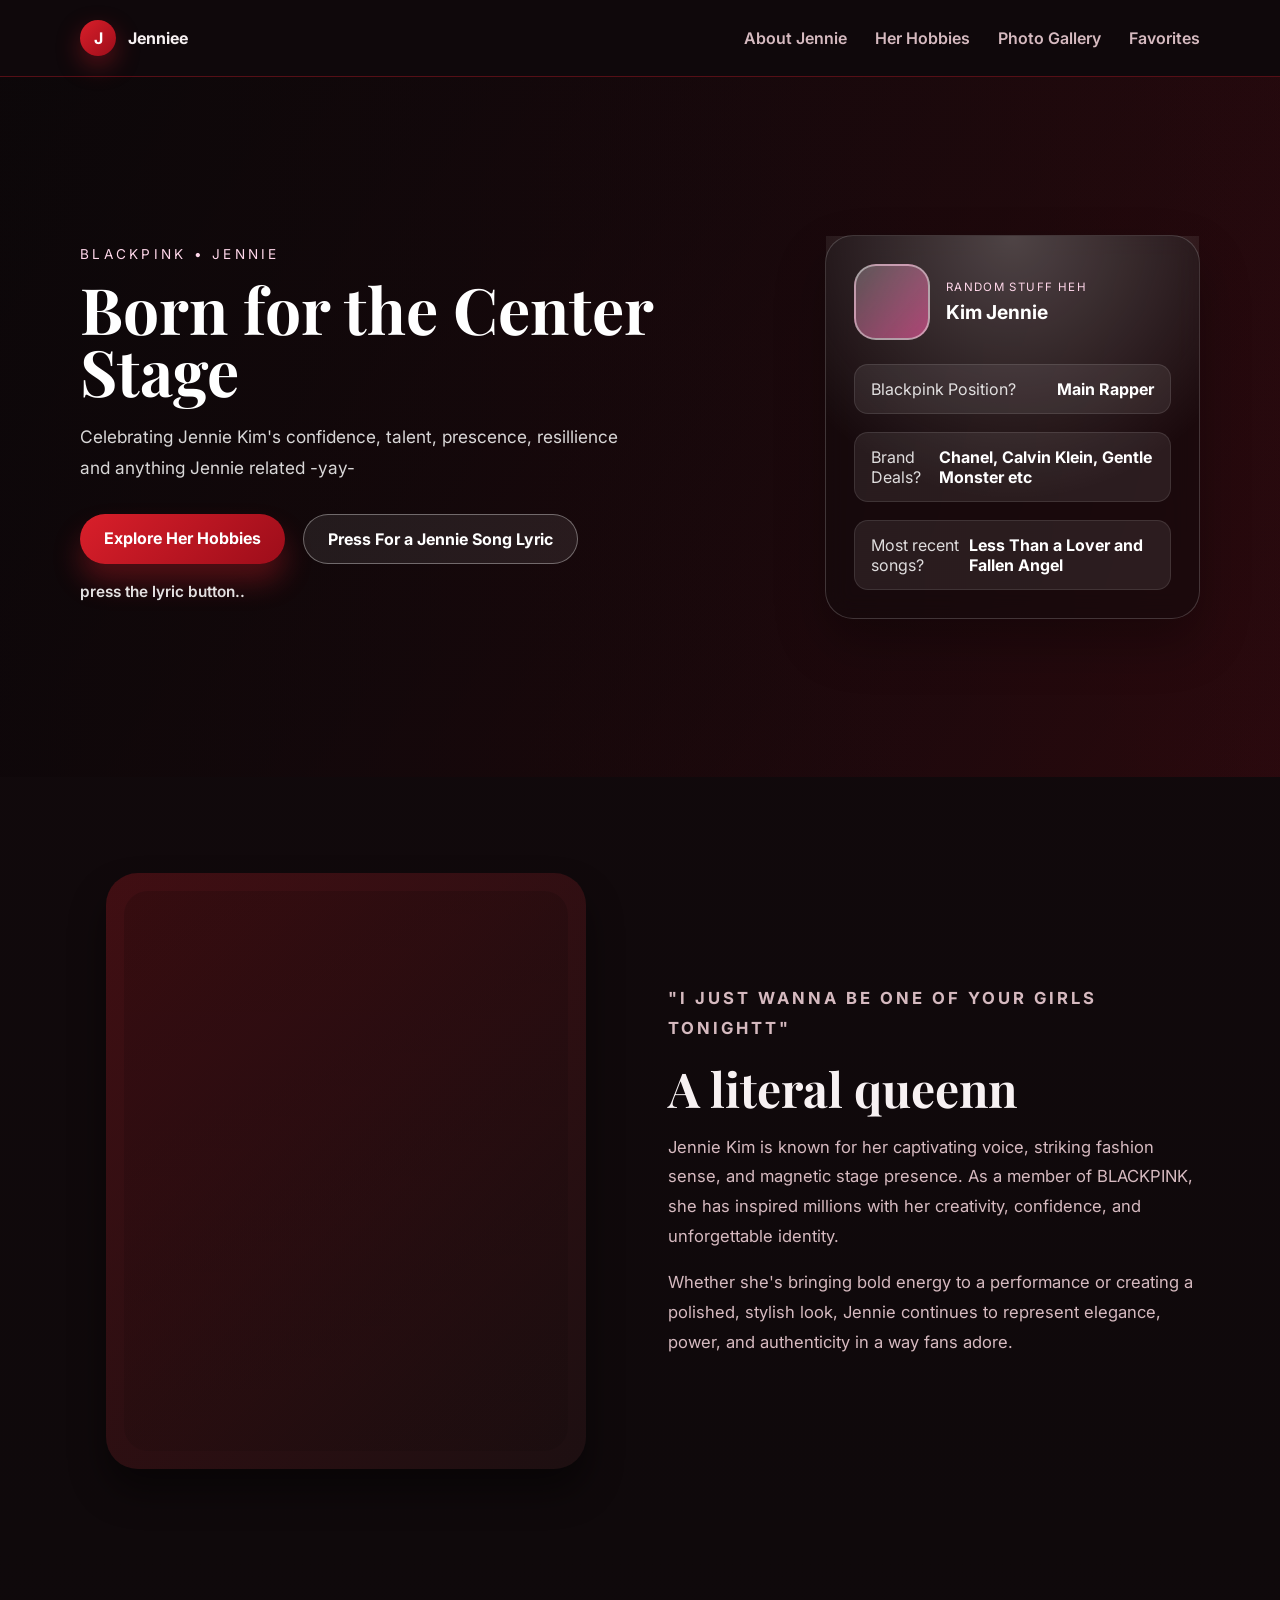
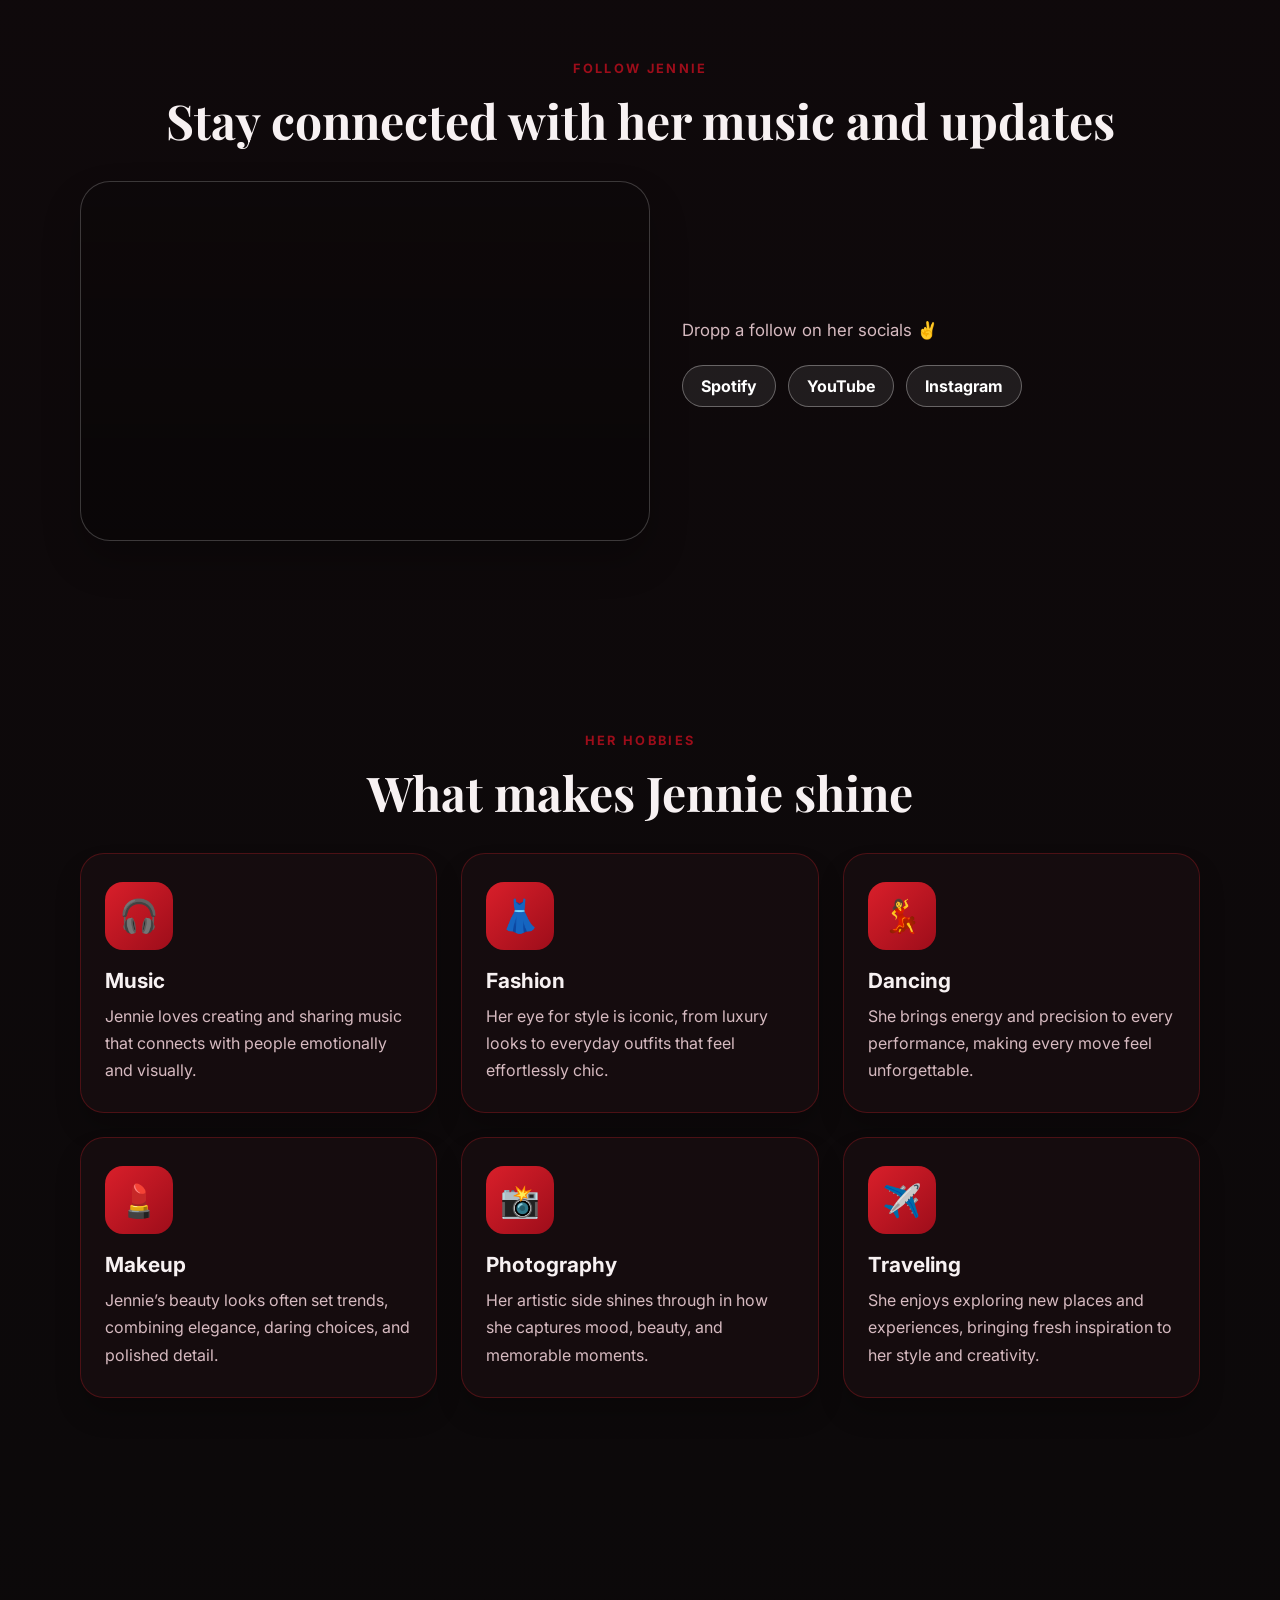
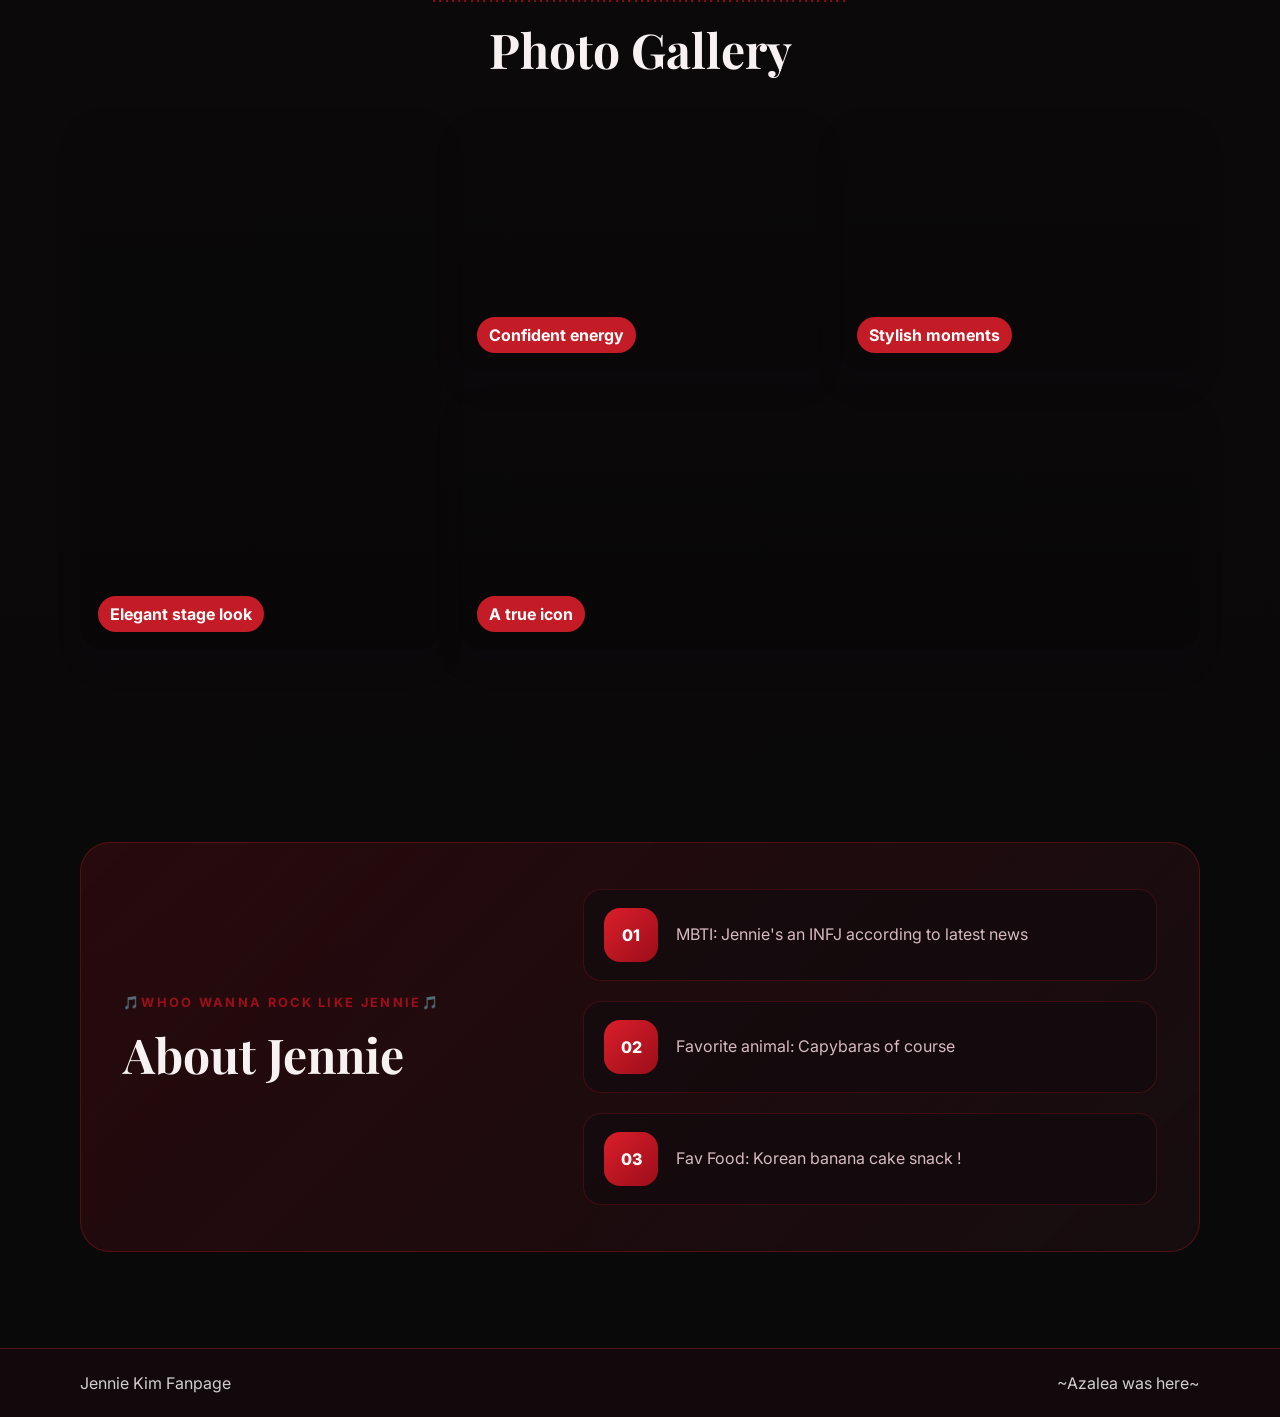
<file: web1/index.html>
<!DOCTYPE html>
<html lang="en">
  <head>
    <meta charset="UTF-8" />
    <meta name="viewport" content="width=device-width, initial-scale=1.0" />
    <title>Jennie-A Fanpage for the Chanel Princess</title>
    <meta
      name="description"
      content="A Blackpink Jennie fanpage celebrating her style, music, and hobbies."
    />
    <link rel="preconnect" href="https://fonts.googleapis.com" />
    <link rel="preconnect" href="https://fonts.gstatic.com" crossorigin />
    <link
      href="https://fonts.googleapis.com/css2?family=Playfair+Display:wght@600;700;800&family=Inter:wght@400;500;600;700&display=swap"
      rel="stylesheet"
    />
    <link rel="stylesheet" href="style.css" />
  </head>
  <body>
    <header class="site-header">
      <nav class="navbar container">
        <div class="brand">
          <span class="brand-mark">J</span>
          <span>Jenniee</span>
        </div>
        <div class="nav-links">
          <a href="#about">About Jennie</a>
          <a href="#hobbies">Her Hobbies</a>
          <a href="#gallery">Photo Gallery</a>
          <a href="#favorites">Favorites</a>
        </div>
      </nav>
    </header>

    <main>
      <section class="hero">
        <div class="hero-overlay"></div>
        <div class="container hero-content">
          <div class="hero-text">
            <p class="eyebrow">BLACKPINK • Jennie</p>
            <h1>Born for the Center Stage</h1>
            <p class="lead">
              Celebrating Jennie Kim's confidence, talent, prescence, resillience and anything Jennie related -yay-
            </p>
            <div class="hero-actions">
              <a class="primary-btn" href="#hobbies">Explore Her Hobbies</a>
              <button class="secondary-btn" id="show-quote">Press For a Jennie Song Lyric</button>
            </div>
            <p class="quote-output" id="quote-output" aria-live="polite">
              press the lyric button..
            </p>
          </div>
          <div class="hero-card">
            <div class="card-glow"></div>
            <div class="mini-profile">
              <div class="profile-image"></div>
              <div>
                <p class="label">Random stuff heh</p>
                <h3>Kim Jennie</h3>
              </div>
            </div>
            <ul class="stats-list">
              <li>
                <span>Blackpink Position?</span>
                <strong>Main Rapper</strong>
              </li>
              <li>
                <span>Brand Deals?</span>
                <strong>Chanel, Calvin Klein, Gentle Monster etc</strong>
              </li>
              <li>
                <span>Most recent songs?</span>
                <strong>Less Than a Lover and Fallen Angel</strong>
              </li>
            </ul>
          </div>
        </div>
      </section>

      <section class="about section" id="about">
        <div class="container two-column">
          <div class="image-panel">
            <div class="portrait-card">
              <div class="portrait-image"></div>
            </div>
          </div>
          <div class="text-panel">
            <p class="section-tag">"I just wanna be one of your girls tonightt"</p>
            <h2>A literal queenn</h2>
            <p>
              Jennie Kim is known for her captivating voice, striking fashion sense,
              and magnetic stage presence. As a member of BLACKPINK, she has
              inspired millions with her creativity, confidence, and unforgettable
              identity.
            </p>
            <p>
              Whether she's bringing bold energy to a performance or creating a
              polished, stylish look, Jennie continues to represent elegance,
              power, and authenticity in a way fans adore.
            </p>
          </div>
        </div>
      </section>

      <section class="social section" id="social">
        <div class="container">
          <p class="section-tag center">Follow Jennie</p>
          <h2 class="section-title center">Stay connected with her music and updates</h2>

          <div class="social-layout">
            <div
              class="social-photo"
              role="img"
              aria-label="Jennie at an awards event holding an award trophy"
            ></div>

            <div class="social-stack">
              <p class="social-note">
                Dropp a follow on her socials ✌️
              </p>
              <div class="social-links" aria-label="Jennie social links">
                <a
                  class="social-btn"
                  href="https://open.spotify.com/artist/63tH0hQNNrQqlPFvC8iH4g"
                  target="_blank"
                  rel="noreferrer"
                  >Spotify</a
                >
                <a
                  class="social-btn"
                  href="https://www.youtube.com/@jennie_official"
                  target="_blank"
                  rel="noreferrer"
                  >YouTube</a
                >
                <a
                  class="social-btn"
                  href="https://www.instagram.com/jennie/"
                  target="_blank"
                  rel="noreferrer"
                  >Instagram</a
                >
              </div>
            </div>
          </div>
        </div>
      </section>

      <section class="hobbies section" id="hobbies">
        <div class="container">
          <p class="section-tag center">Her Hobbies</p>
          <h2 class="section-title center">What makes Jennie shine</h2>
          <div class="card-grid">
            <article class="hobby-card">
              <div class="icon">🎧</div>
              <h3>Music</h3>
              <p>
                Jennie loves creating and sharing music that connects with people
                emotionally and visually.
              </p>
            </article>
            <article class="hobby-card">
              <div class="icon">👗</div>
              <h3>Fashion</h3>
              <p>
                Her eye for style is iconic, from luxury looks to everyday outfits
                that feel effortlessly chic.
              </p>
            </article>
            <article class="hobby-card">
              <div class="icon">💃</div>
              <h3>Dancing</h3>
              <p>
                She brings energy and precision to every performance, making every
                move feel unforgettable.
              </p>
            </article>
            <article class="hobby-card">
              <div class="icon">💄</div>
              <h3>Makeup</h3>
              <p>
                Jennie’s beauty looks often set trends, combining elegance, daring
                choices, and polished detail.
              </p>
            </article>
            <article class="hobby-card">
              <div class="icon">📸</div>
              <h3>Photography</h3>
              <p>
                Her artistic side shines through in how she captures mood, beauty,
                and memorable moments.
              </p>
            </article>
            <article class="hobby-card">
              <div class="icon">✈️</div>
              <h3>Traveling</h3>
              <p>
                She enjoys exploring new places and experiences, bringing fresh
                inspiration to her style and creativity.
              </p>
            </article>
          </div>
        </div>
      </section>

      <section class="gallery section" id="gallery">
        <div class="container">
          <p class="section-tag center">..................................................................</p>
          <h2 class="section-title center">Photo Gallery</h2>
          <div class="gallery-grid">
            <div class="gallery-item tall">
              <div class="gallery-image img-one"></div>
              <div class="gallery-label">Elegant stage look</div>
            </div>
            <div class="gallery-item">
              <div class="gallery-image img-two"></div>
              <div class="gallery-label">Confident energy</div>
            </div>
            <div class="gallery-item">
              <div class="gallery-image img-three"></div>
              <div class="gallery-label">Stylish moments</div>
            </div>
            <div class="gallery-item wide">
              <div class="gallery-image img-four"></div>
              <div class="gallery-label">A true icon</div>
            </div>
          </div>
        </div>
      </section>

      <section class="favorites section" id="favorites">
        <div class="container favorites-box">
          <div class="favorites-copy">
            <p class="section-tag">🎵Whoo wanna rock like jennie🎵</p>
            <h2>About Jennie</h2>
          </div>
          <div class="favorite-list">
            <div>
              <span>01</span>
              <p>MBTI: Jennie's an INFJ according to latest news</p>
            </div>
            <div>
              <span>02</span>
              <p>Favorite animal: Capybaras of course</p>
            </div>
            <div>
              <span>03</span>
              <p>Fav Food: Korean banana cake snack !</p>
            </div>
          </div>
        </div>
      </section>
    </main>

    <footer class="site-footer">
      <div class="container footer-content">
        <p>Jennie Kim Fanpage</p>
        <p>~Azalea was here~</p>
      </div>
    </footer>

    <script src="script.js"></script>
  </body>
</html>
</file>
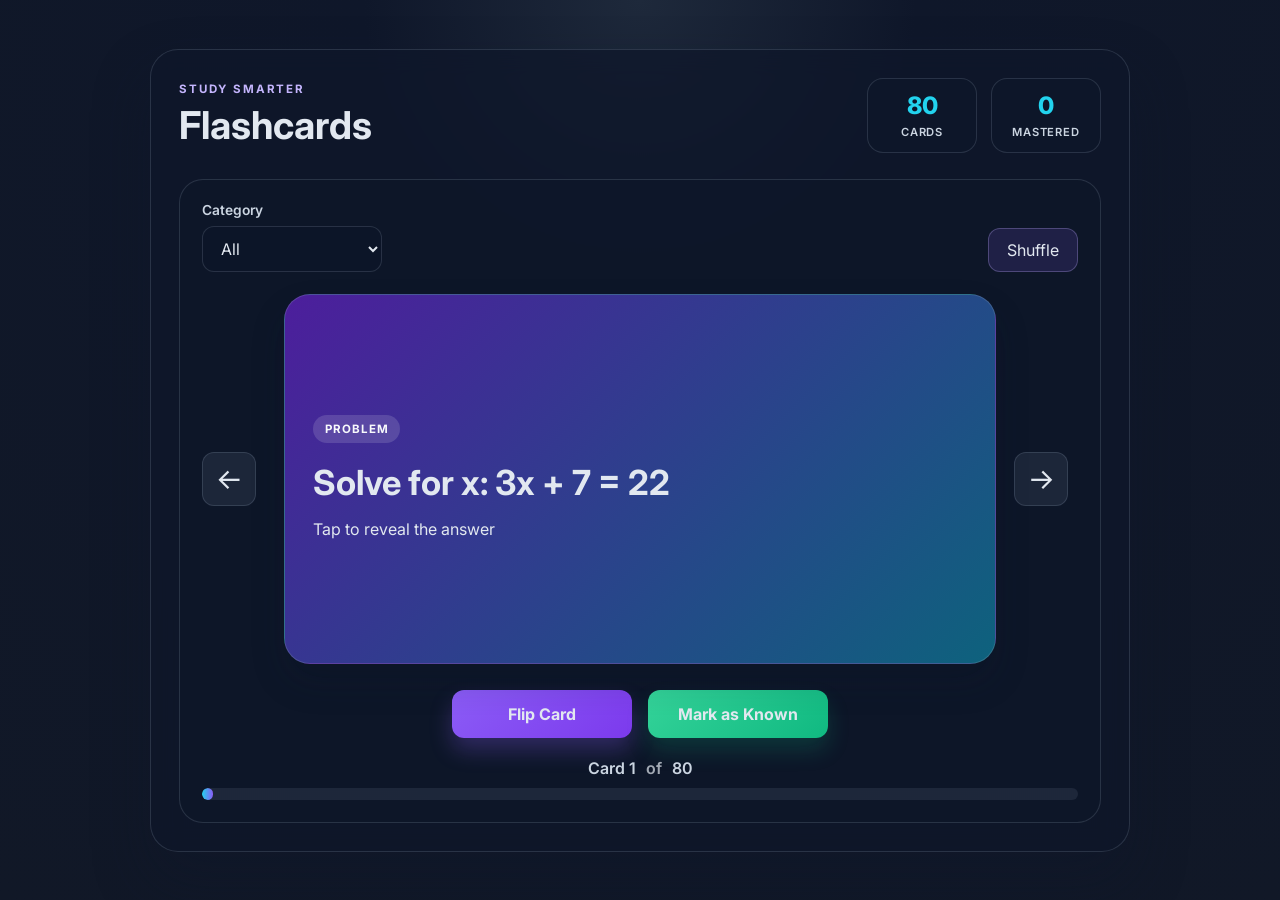
<file: web2/index.html>
<!DOCTYPE html>
<html lang="en">
  <head>
    <meta charset="UTF-8" />
    <meta name="viewport" content="width=device-width, initial-scale=1.0" />
    <title>Study Spark Flashcards</title>
    <link rel="preconnect" href="https://fonts.googleapis.com" />
    <link rel="preconnect" href="https://fonts.gstatic.com" crossorigin />
    <link href="https://fonts.googleapis.com/css2?family=Inter:wght@400;500;600;700;800&display=swap" rel="stylesheet" />
    <link rel="stylesheet" href="style.css" />
  </head>
  <body>
    <div class="app-shell">
      <header class="topbar">
        <div>
          <p class="eyebrow">Study smarter</p>
          <h1>Flashcards</h1>
        </div>

        <div class="stats" aria-label="Study statistics">
          <div class="stat-box">
            <span id="card-count">0</span>
            <label>Cards</label>
          </div>
          <div class="stat-box">
            <span id="mastered-count">0</span>
            <label>Mastered</label>
          </div>
        </div>
      </header>

      <main class="study-panel">
        <section class="toolbar" aria-label="Flashcard controls">
          <div class="control-group">
            <label for="category-filter">Category</label>
            <select id="category-filter">
              <option value="all">All</option>
            </select>
          </div>

          <button id="shuffle-btn" class="ghost-btn" type="button">Shuffle</button>
        </section>

        <div class="flashcard-wrapper">
          <button id="prev-btn" class="nav-btn" type="button" aria-label="Previous card">←</button>

          <div id="flashcard" class="flashcard" tabindex="0" role="button" aria-label="Flashcard">
            <div class="flashcard-inner">
              <div class="flashcard-face flashcard-front">
                <span class="badge" id="front-badge">Problem</span>
                <h2 id="card-term">Load card</h2>
                <p id="card-hint">Tap to reveal the answer</p>
              </div>

              <div class="flashcard-face flashcard-back">
                <span class="badge accent" id="back-badge">Answer</span>
                <h3 id="card-definition">Answer</h3>
                <p class="example-label">Work</p>
                <p id="card-example">Example work</p>
              </div>
            </div>
          </div>

          <button id="next-btn" class="nav-btn" type="button" aria-label="Next card">→</button>
        </div>

        <div class="actions">
          <button id="flip-btn" type="button">Flip Card</button>
          <button id="known-btn" class="secondary-btn" type="button">Mark as Known</button>
        </div>

        <div class="progress-wrap" aria-live="polite">
          <div class="progress-header">
            <p>
              Card <span id="card-position">1</span>
              <span class="of-text">of</span>
              <span id="card-total">0</span>
            </p>
          </div>
          <div class="progress-bar" aria-hidden="true">
            <span id="progress-fill"></span>
          </div>
        </div>
      </main>
    </div>

    <script src="script.js"></script>
  </body>
</html>
</file>
<file: web1/style.css>
:root {
  --bg: #0d0d0f;
  --bg-strong: #160709;
  --pink: #d91f2a;
  --pink-dark: #9d0d1a;
  --pink-soft: #f5c3ca;
  --white: #ffffff;
  --text: #f7f1f2;
  --muted: #d6bac0;
  --shadow: rgba(0, 0, 0, 0.45);
}

* {
  box-sizing: border-box;
  margin: 0;
  padding: 0;
}

html {
  scroll-behavior: smooth;
}

body {
  font-family: "Inter", sans-serif;
  background: linear-gradient(180deg, #12090c 0%, #090909 100%);
  color: var(--text);
}

a {
  color: inherit;
  text-decoration: none;
}

button {
  font: inherit;
}

.container {
  width: min(1120px, calc(100% - 32px));
  margin: 0 auto;
}

.section {
  padding: 96px 0;
}

.section-tag {
  color: var(--pink-dark);
  font-size: 0.8rem;
  font-weight: 700;
  letter-spacing: 0.18em;
  text-transform: uppercase;
  margin-bottom: 18px;
}

.section-title,
.about h2,
.favorites-copy h2 {
  font-family: "Playfair Display", serif;
  font-size: clamp(2rem, 4vw, 3rem);
  line-height: 1.1;
  margin-bottom: 18px;
}

.center {
  text-align: center;
}

.site-header {
  position: sticky;
  top: 0;
  z-index: 10;
  backdrop-filter: blur(14px);
  background: rgba(16, 9, 12, 0.86);
  border-bottom: 1px solid rgba(217, 31, 42, 0.35);
}

.navbar {
  display: flex;
  align-items: center;
  justify-content: space-between;
  min-height: 76px;
}

.brand {
  display: flex;
  align-items: center;
  gap: 12px;
  font-weight: 700;
}

.brand-mark {
  width: 36px;
  height: 36px;
  display: grid;
  place-items: center;
  border-radius: 50%;
  background: linear-gradient(135deg, var(--pink), var(--pink-dark));
  color: white;
  box-shadow: 0 10px 25px rgba(217, 31, 42, 0.35);
}

.nav-links {
  display: flex;
  gap: 28px;
  color: var(--muted);
  font-weight: 600;
}

.nav-links a {
  position: relative;
}

.nav-links a::after {
  content: "";
  position: absolute;
  left: 0;
  bottom: -8px;
  width: 100%;
  height: 2px;
  background: var(--pink);
  transform: scaleX(0);
  transform-origin: center;
  transition: transform 0.25s ease;
}

.nav-links a:hover::after {
  transform: scaleX(1);
}

.hero {
  position: relative;
  overflow: hidden;
  background:
    linear-gradient(120deg, rgba(17, 10, 12, 0.72), rgba(157, 13, 26, 0.24)),
    url("https://upload.wikimedia.org/wikipedia/commons/a/a9/Jennie_Kim_2024_%28facecrop%29.png") center 18% / cover no-repeat;
  min-height: 700px;
  display: flex;
  align-items: center;
}

.hero-overlay {
  position: absolute;
  inset: 0;
  background: linear-gradient(90deg, rgba(10, 6, 8, 0.7), rgba(10, 6, 8, 0.2));
}

.hero-content {
  position: relative;
  display: grid;
  grid-template-columns: 1.3fr 0.7fr;
  gap: 48px;
  align-items: center;
  padding: 80px 0;
}

.hero-text {
  color: var(--white);
  max-width: 660px;
}

.eyebrow {
  font-size: 0.85rem;
  letter-spacing: 0.24em;
  text-transform: uppercase;
  color: #ffd7ea;
  margin-bottom: 16px;
}

.hero h1 {
  font-family: "Playfair Display", serif;
  font-size: clamp(2.8rem, 5vw, 5rem);
  line-height: 0.96;
  margin-bottom: 20px;
}

.lead {
  font-size: 1.08rem;
  line-height: 1.8;
  color: rgba(255, 255, 255, 0.84);
  max-width: 560px;
}

.hero-actions {
  margin-top: 30px;
  display: flex;
  flex-wrap: wrap;
  gap: 18px;
}

.social-layout {
  margin-top: 34px;
  display: grid;
  grid-template-columns: 1.1fr 1fr;
  gap: 32px;
  align-items: center;
}

.social-photo {
  min-height: 360px;
  border-radius: 30px;
  border: 1px solid rgba(255, 255, 255, 0.2);
  background:
    linear-gradient(180deg, rgba(0, 0, 0, 0.08), rgba(0, 0, 0, 0.28)),
    url("https://upload.wikimedia.org/wikipedia/commons/8/8b/Jennie_at_Chanel_Event_in_2024.png") center top / cover no-repeat;
  box-shadow: 0 20px 38px rgba(0, 0, 0, 0.24);
}

.social-stack {
  display: grid;
  gap: 20px;
}

.social-note {
  color: var(--muted);
  font-size: 1.05rem;
  line-height: 1.8;
}

.social-links {
  display: flex;
  flex-wrap: wrap;
  justify-content: flex-start;
  gap: 12px;
}

.social-btn {
  display: inline-flex;
  align-items: center;
  justify-content: center;
  padding: 10px 18px;
  border-radius: 999px;
  background: rgba(255, 255, 255, 0.08);
  border: 1px solid rgba(255, 255, 255, 0.32);
  color: white;
  font-weight: 700;
  text-decoration: none;
  transition: transform 0.2s ease, box-shadow 0.2s ease, border-color 0.2s ease;
}

.social-btn:hover {
  transform: translateY(-2px);
  border-color: rgba(255, 255, 255, 0.6);
  box-shadow: 0 12px 20px rgba(0, 0, 0, 0.2);
}

.quote-output {
  margin-top: 16px;
  min-height: 28px;
  color: rgba(255, 255, 255, 0.88);
  font-size: 0.96rem;
  line-height: 1.5;
  font-weight: 600;
}

.primary-btn,
.secondary-btn {
  border: none;
  border-radius: 999px;
  padding: 14px 24px;
  font-weight: 700;
  transition: transform 0.2s ease, box-shadow 0.2s ease;
  cursor: pointer;
}

.primary-btn {
  background: linear-gradient(135deg, var(--pink), var(--pink-dark));
  color: white;
  box-shadow: 0 18px 28px rgba(217, 31, 42, 0.32);
}

.secondary-btn {
  background: rgba(255, 255, 255, 0.08);
  color: white;
  border: 1px solid rgba(255, 255, 255, 0.35);
}

.primary-btn:hover,
.secondary-btn:hover {
  transform: translateY(-2px);
}

.hero-card {
  position: relative;
  background: rgba(18, 12, 14, 0.48);
  backdrop-filter: blur(12px);
  border: 1px solid rgba(255, 255, 255, 0.18);
  border-radius: 28px;
  padding: 28px;
  box-shadow: 0 24px 50px rgba(0, 0, 0, 0.28);
}

.card-glow {
  position: absolute;
  inset: 0;
  background: radial-gradient(circle at top, rgba(255, 255, 255, 0.24), transparent 62%);
  pointer-events: none;
}

.mini-profile {
  position: relative;
  display: flex;
  align-items: center;
  gap: 16px;
  margin-bottom: 24px;
}

.profile-image {
  width: 76px;
  height: 76px;
  border-radius: 22px;
  background:
    linear-gradient(135deg, rgba(255, 255, 255, 0.24), rgba(255, 92, 168, 0.6)),
    url("https://upload.wikimedia.org/wikipedia/commons/a/a9/Jennie_Kim_2024_%28facecrop%29.png") center 18% / cover no-repeat;
  border: 2px solid rgba(255, 255, 255, 0.45);
}

.label {
  color: #ffd7ea;
  font-size: 0.72rem;
  text-transform: uppercase;
  letter-spacing: 0.12em;
  margin-bottom: 6px;
}

.mini-profile h3 {
  color: var(--white);
  font-size: 1.2rem;
}

.stats-list {
  position: relative;
  list-style: none;
  display: grid;
  gap: 18px;
}

.stats-list li {
  display: flex;
  justify-content: space-between;
  align-items: center;
  padding: 14px 16px;
  border-radius: 14px;
  background: rgba(255, 255, 255, 0.08);
  border: 1px solid rgba(255, 255, 255, 0.1);
  color: rgba(255, 255, 255, 0.85);
}

.stats-list strong {
  color: white;
  font-weight: 700;
}

.two-column {
  display: grid;
  grid-template-columns: 1fr 1fr;
  gap: 56px;
  align-items: center;
}

.image-panel {
  display: flex;
  justify-content: center;
}

.portrait-card {
  width: min(100%, 480px);
  padding: 18px;
  border-radius: 32px;
  background: linear-gradient(135deg, rgba(217, 31, 42, 0.24), rgba(31, 16, 18, 0.88));
  box-shadow: 0 22px 36px var(--shadow);
}

.portrait-image {
  height: 560px;
  border-radius: 24px;
  background:
    linear-gradient(180deg, rgba(0, 0, 0, 0.15), rgba(0, 0, 0, 0.1)),
    url("https://upload.wikimedia.org/wikipedia/commons/6/66/Jennie_Kim_in_November_2023.jpg") center top / cover no-repeat;
}

.text-panel p {
  line-height: 1.8;
  color: var(--muted);
  font-size: 1.04rem;
}

.text-panel p + p {
  margin-top: 16px;
}

.card-grid {
  margin-top: 34px;
  display: grid;
  grid-template-columns: repeat(3, minmax(0, 1fr));
  gap: 24px;
}

.hobby-card {
  background: rgba(24, 14, 17, 0.82);
  border: 1px solid rgba(217, 31, 42, 0.28);
  border-radius: 24px;
  padding: 28px 24px;
  box-shadow: 0 16px 26px rgba(0, 0, 0, 0.2);
  transition: transform 0.2s ease, box-shadow 0.2s ease;
}

.hobby-card:hover {
  transform: translateY(-8px);
  box-shadow: 0 22px 40px rgba(255, 92, 168, 0.12);
}

.icon {
  width: 68px;
  height: 68px;
  display: grid;
  place-items: center;
  border-radius: 18px;
  background: linear-gradient(135deg, var(--pink), var(--pink-dark));
  font-size: 2rem;
  margin-bottom: 18px;
}

.hobby-card h3 {
  font-size: 1.3rem;
  margin-bottom: 10px;
}

.hobby-card p {
  color: var(--muted);
  line-height: 1.7;
}

.gallery-grid {
  margin-top: 34px;
  display: grid;
  grid-template-columns: repeat(3, minmax(0, 1fr));
  gap: 18px;
}

.gallery-item {
  position: relative;
  overflow: hidden;
  border-radius: 24px;
  box-shadow: 0 18px 28px rgba(31, 16, 34, 0.08);
  min-height: 260px;
}

.gallery-item.tall {
  grid-row: span 2;
  min-height: 540px;
}

.gallery-item.wide {
  grid-column: span 2;
}

.gallery-image {
  width: 100%;
  height: 100%;
  min-height: 260px;
  background-size: cover;
  background-position: center top;
}

.img-one {
  background-image: linear-gradient(180deg, rgba(0, 0, 0, 0.12), rgba(0, 0, 0, 0.22)), url("https://upload.wikimedia.org/wikipedia/commons/d/da/Jennie_Kim_2023.jpg");
}

.img-two {
  background-image: linear-gradient(180deg, rgba(0, 0, 0, 0.12), rgba(0, 0, 0, 0.22)), url("https://upload.wikimedia.org/wikipedia/commons/8/8b/Jennie_at_Chanel_Event_in_2024.png");
}

.img-three {
  background-image: linear-gradient(180deg, rgba(0, 0, 0, 0.12), rgba(0, 0, 0, 0.22)), url("https://upload.wikimedia.org/wikipedia/commons/8/85/Jennie_Kim_on_big_screen_2023.jpg");
}

.img-four {
  background-image: linear-gradient(180deg, rgba(0, 0, 0, 0.12), rgba(0, 0, 0, 0.22)), url("https://upload.wikimedia.org/wikipedia/commons/1/1b/Kim_Jennie_%28%EA%B9%80%EC%A0%9C%EB%8B%88%29_05.jpg");
}

.gallery-label {
  position: absolute;
  left: 18px;
  bottom: 18px;
  padding: 8px 12px;
  border-radius: 999px;
  background: rgba(217, 31, 42, 0.9);
  color: var(--white);
  font-weight: 700;
}

.favorites-box {
  display: grid;
  grid-template-columns: 0.85fr 1.15fr;
  gap: 36px;
  align-items: center;
  padding: 46px 42px;
  border-radius: 30px;
  background: linear-gradient(135deg, rgba(157, 13, 26, 0.2), rgba(24, 14, 17, 0.85));
  border: 1px solid rgba(217, 31, 42, 0.28);
}

.favorite-list {
  display: grid;
  gap: 20px;
}

.favorite-list div {
  display: grid;
  grid-template-columns: 54px 1fr;
  gap: 18px;
  align-items: center;
  padding: 18px 20px;
  border-radius: 18px;
  background: rgba(18, 11, 13, 0.7);
  border: 1px solid rgba(217, 31, 42, 0.22);
}

.favorite-list span {
  display: grid;
  place-items: center;
  width: 54px;
  height: 54px;
  border-radius: 16px;
  background: linear-gradient(135deg, var(--pink), var(--pink-dark));
  color: white;
  font-weight: 800;
}

.favorite-list p {
  color: var(--muted);
  line-height: 1.7;
}

.site-footer {
  background: #12090c;
  color: rgba(255, 255, 255, 0.8);
  padding: 24px 0;
  border-top: 1px solid rgba(217, 31, 42, 0.3);
}

.footer-content {
  display: flex;
  justify-content: space-between;
  align-items: center;
  gap: 20px;
  flex-wrap: wrap;
}

@media (max-width: 900px) {
  .hero-content,
  .two-column,
  .favorites-box,
  .card-grid {
    grid-template-columns: 1fr;
  }

  .gallery-grid {
    grid-template-columns: 1fr 1fr;
  }

  .gallery-item.wide {
    grid-column: span 2;
  }
}

@media (max-width: 640px) {
  .navbar {
    flex-direction: column;
    justify-content: center;
    gap: 12px;
    padding: 16px 0;
  }

  .nav-links {
    gap: 18px;
    flex-wrap: wrap;
    justify-content: center;
  }

  .hero {
    min-height: 640px;
  }

  .hero-content {
    padding-top: 60px;
  }

  .gallery-grid {
    grid-template-columns: 1fr;
  }

  .gallery-item.wide,
  .gallery-item.tall {
    grid-column: auto;
    grid-row: auto;
    min-height: 320px;
  }

  .section {
    padding: 76px 0;
  }

  .favorites-box {
    padding: 28px 20px;
  }
}
</file>
<file: web2/style.css>
:root {
  --bg-1: #0f172a;
  --bg-2: #111827;
  --panel: rgba(15, 23, 42, 0.78);
  --panel-border: rgba(148, 163, 184, 0.2);
  --text: #e2e8f0;
  --muted: #cbd5e1;
  --purple: #8b5cf6;
  --purple-light: #c4b5fd;
  --cyan: #22d3ee;
  --green: #34d399;
  --shadow: rgba(15, 23, 42, 0.35);
}

* {
  box-sizing: border-box;
}

html, body {
  margin: 0;
  min-height: 100%;
  font-family: "Inter", sans-serif;
  background: radial-gradient(circle at top, #1e293b 0%, var(--bg-1) 25%, var(--bg-2) 100%);
  color: var(--text);
}

body {
  min-height: 100vh;
  display: grid;
  place-items: center;
  padding: 24px;
}

button, select {
  font: inherit;
}

.app-shell {
  width: min(980px, 100%);
  background: rgba(15, 23, 42, 0.72);
  border: 1px solid var(--panel-border);
  border-radius: 28px;
  box-shadow: 0 28px 55px var(--shadow);
  backdrop-filter: blur(12px);
  padding: 28px;
}

.topbar {
  display: flex;
  justify-content: space-between;
  align-items: center;
  gap: 20px;
  margin-bottom: 26px;
}

.eyebrow {
  margin: 0;
  text-transform: uppercase;
  letter-spacing: 0.16em;
  font-size: 0.72rem;
  font-weight: 700;
  color: var(--purple-light);
}

h1 {
  margin: 6px 0 0;
  font-size: clamp(2rem, 3vw, 3rem);
}

.stats {
  display: flex;
  gap: 14px;
}

.stat-box {
  min-width: 110px;
  border: 1px solid var(--panel-border);
  border-radius: 16px;
  background: rgba(15, 23, 42, 0.65);
  padding: 12px 16px;
  text-align: center;
}

.stat-box span {
  display: block;
  font-size: 1.5rem;
  font-weight: 800;
  color: var(--cyan);
}

.stat-box label {
  font-size: 0.7rem;
  text-transform: uppercase;
  letter-spacing: 0.08em;
  color: var(--muted);
}

.study-panel {
  border: 1px solid var(--panel-border);
  background: rgba(15, 23, 42, 0.52);
  border-radius: 24px;
  padding: 22px;
}

.toolbar {
  display: flex;
  justify-content: space-between;
  align-items: end;
  gap: 16px;
  margin-bottom: 22px;
}

.control-group {
  display: flex;
  flex-direction: column;
  gap: 8px;
  min-width: 180px;
}

label {
  color: var(--muted);
  font-size: 0.86rem;
  font-weight: 600;
}

select {
  width: 100%;
  background: rgba(15, 23, 42, 0.64);
  color: var(--text);
  border: 1px solid var(--panel-border);
  border-radius: 12px;
  padding: 11px 14px;
}

.ghost-btn,
.nav-btn,
.actions button {
  border: none;
  border-radius: 12px;
  cursor: pointer;
  transition: transform 0.18s ease, box-shadow 0.18s ease, opacity 0.18s ease;
}

.ghost-btn {
  background: rgba(139, 92, 246, 0.15);
  color: var(--text);
  border: 1px solid rgba(196, 181, 253, 0.28);
  padding: 11px 18px;
}

.ghost-btn:hover,
.nav-btn:hover,
.actions button:hover {
  transform: translateY(-1px);
}

.flashcard-wrapper {
  display: grid;
  grid-template-columns: 64px minmax(0, 1fr) 64px;
  gap: 18px;
  align-items: center;
  margin-bottom: 26px;
}

.flashcard {
  position: relative;
  perspective: 1200px;
  min-height: 370px;
  cursor: pointer;
  user-select: none;
}

.flashcard:focus-visible {
  outline: 2px solid var(--cyan);
  outline-offset: 8px;
  border-radius: 22px;
}

.flashcard-inner {
  position: relative;
  width: 100%;
  height: 100%;
  min-height: 370px;
  transform-style: preserve-3d;
  transition: transform 0.7s ease;
}

.flashcard.is-flipped .flashcard-inner {
  transform: rotateY(180deg);
}

.flashcard-face {
  position: absolute;
  inset: 0;
  backface-visibility: hidden;
  display: flex;
  flex-direction: column;
  justify-content: center;
  border-radius: 26px;
  padding: 28px;
  border: 1px solid rgba(148, 163, 184, 0.25);
  background: linear-gradient(135deg, rgba(91, 33, 182, 0.76), rgba(30, 64, 175, 0.78));
  box-shadow: 0 18px 34px rgba(15, 23, 42, 0.2);
  overflow: hidden;
}

.flashcard-front {
  background: linear-gradient(135deg, rgba(91, 33, 182, 0.82), rgba(14, 116, 144, 0.82));
}

.flashcard-back {
  transform: rotateY(180deg);
  background: linear-gradient(135deg, rgba(6, 78, 59, 0.8), rgba(14, 165, 233, 0.7));
}

.badge {
  align-self: flex-start;
  padding: 7px 12px;
  border-radius: 999px;
  background: rgba(255, 255, 255, 0.14);
  color: #f8fafc;
  font-size: 0.72rem;
  font-weight: 700;
  letter-spacing: 0.08em;
  text-transform: uppercase;
}

.badge.accent {
  background: rgba(52, 211, 153, 0.22);
}

#card-term,
#card-definition {
  margin: 20px 0 14px;
  font-size: clamp(1.8rem, 2.7vw, 2.8rem);
  line-height: 1.15;
  overflow-wrap: anywhere;
  word-break: break-word;
}

#card-hint,
#card-example {
  margin: 0;
  max-width: 30rem;
  line-height: 1.6;
  color: #e2e8f0;
  overflow-wrap: anywhere;
  word-break: break-word;
}

.example-label {
  margin: 18px 0 10px;
  color: rgba(255, 255, 255, 0.8);
  text-transform: uppercase;
  letter-spacing: 0.1em;
  font-size: 0.7rem;
  font-weight: 700;
}

.nav-btn {
  height: 54px;
  width: 54px;
  background: rgba(148, 163, 184, 0.12);
  color: var(--text);
  border: 1px solid rgba(148, 163, 184, 0.2);
  font-size: 1.8rem;
}

.actions {
  display: flex;
  justify-content: center;
  gap: 16px;
  margin-bottom: 20px;
}

.actions button {
  padding: 14px 24px;
  min-width: 180px;
  font-weight: 700;
  color: var(--text);
  background: linear-gradient(135deg, var(--purple), #7c3aed);
  box-shadow: 0 12px 22px rgba(139, 92, 246, 0.28);
}

.actions .secondary-btn {
  background: linear-gradient(135deg, var(--green), #10b981);
  box-shadow: 0 12px 22px rgba(16, 185, 129, 0.2);
}

.progress-wrap {
  text-align: center;
}

.progress-header p {
  margin: 0 0 10px;
  color: var(--muted);
  font-weight: 600;
}

.of-text {
  margin: 0 6px;
  color: rgba(226, 232, 240, 0.7);
}

.progress-bar {
  position: relative;
  width: 100%;
  height: 12px;
  background: rgba(148, 163, 184, 0.12);
  border-radius: 999px;
  overflow: hidden;
}

#progress-fill {
  display: block;
  width: 0%;
  height: 100%;
  border-radius: inherit;
  background: linear-gradient(90deg, var(--cyan), var(--purple));
  transition: width 0.3s ease;
}

@media (max-width: 640px) {
  .app-shell {
    padding: 20px 16px;
  }

  .topbar,
  .toolbar {
    flex-direction: column;
    align-items: stretch;
  }

  .stats {
    width: 100%;
    justify-content: space-between;
  }

  .stat-box {
    flex: 1;
    min-width: 0;
  }

  .flashcard-wrapper {
    grid-template-columns: 1fr;
  }

  .nav-btn {
    display: none;
  }

  .actions {
    flex-direction: column;
  }

  .actions button {
    width: 100%;
    min-width: 0;
  }
}
</file>
